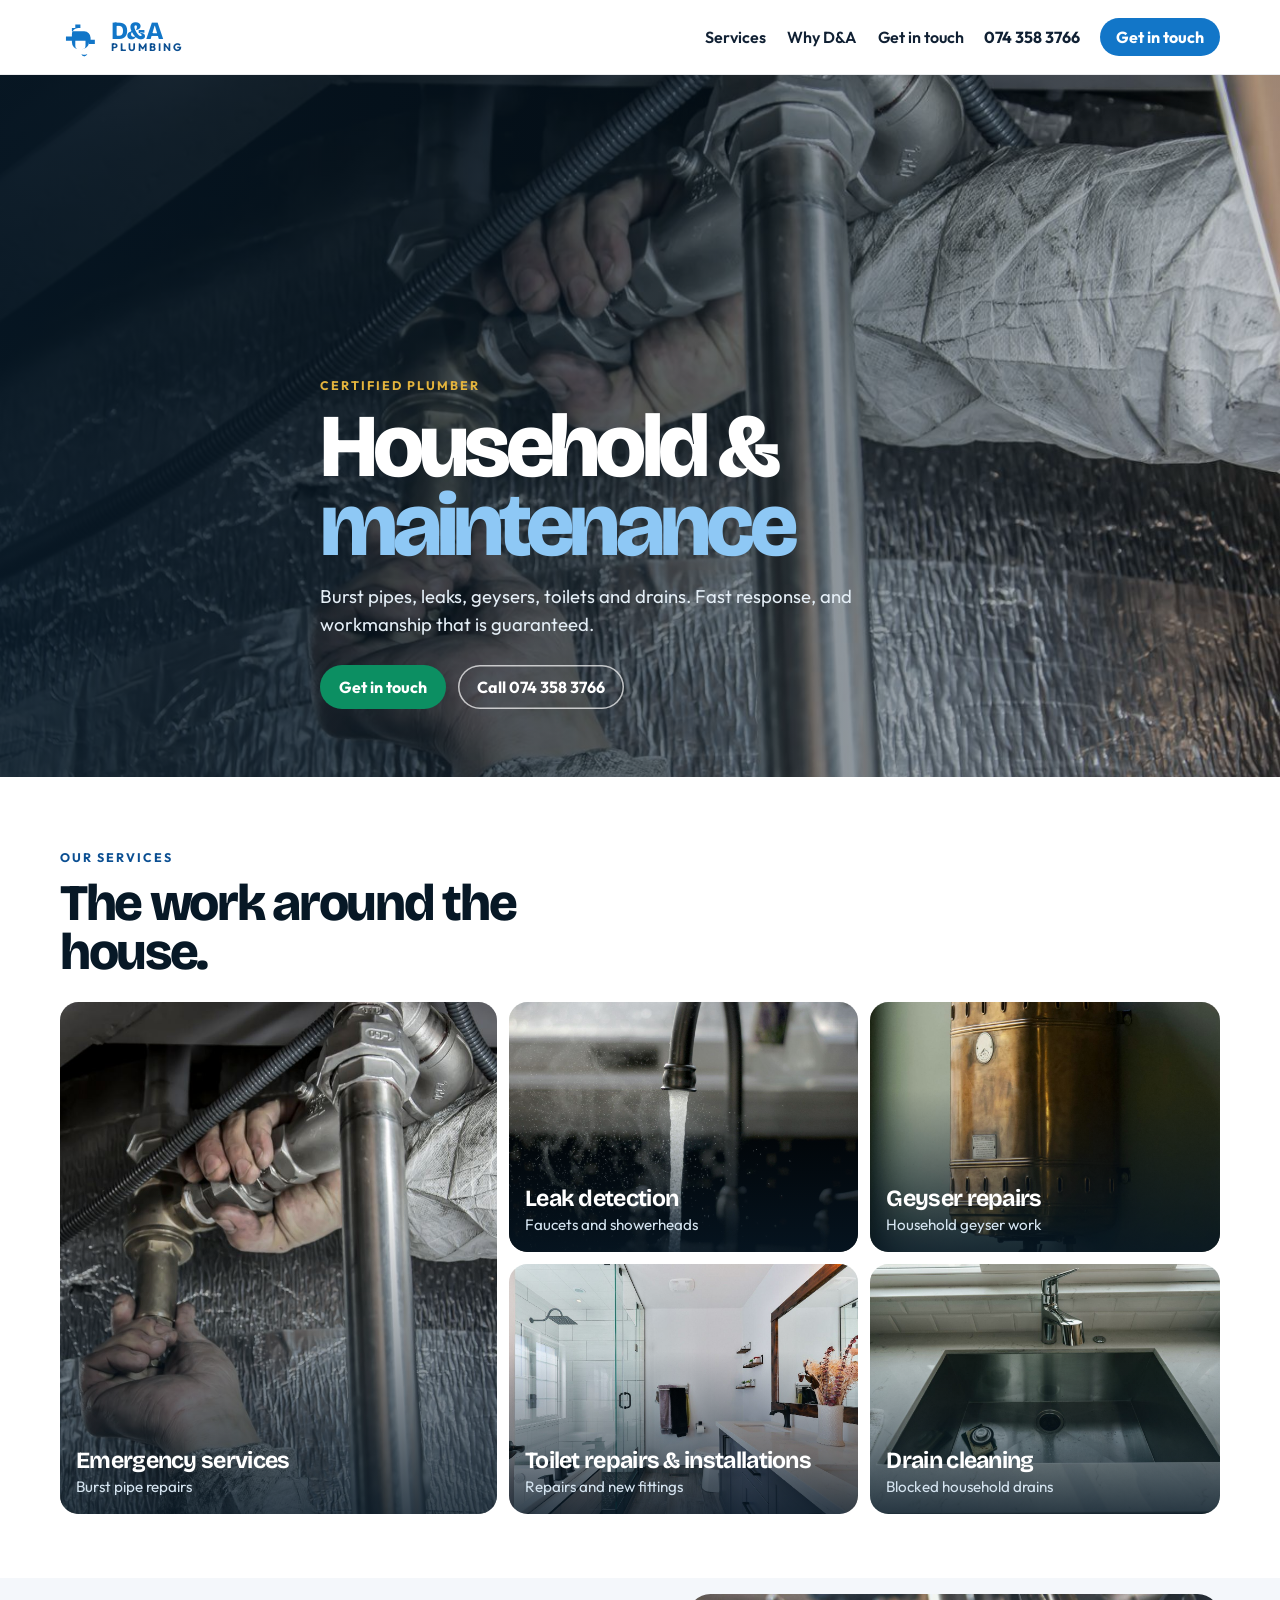
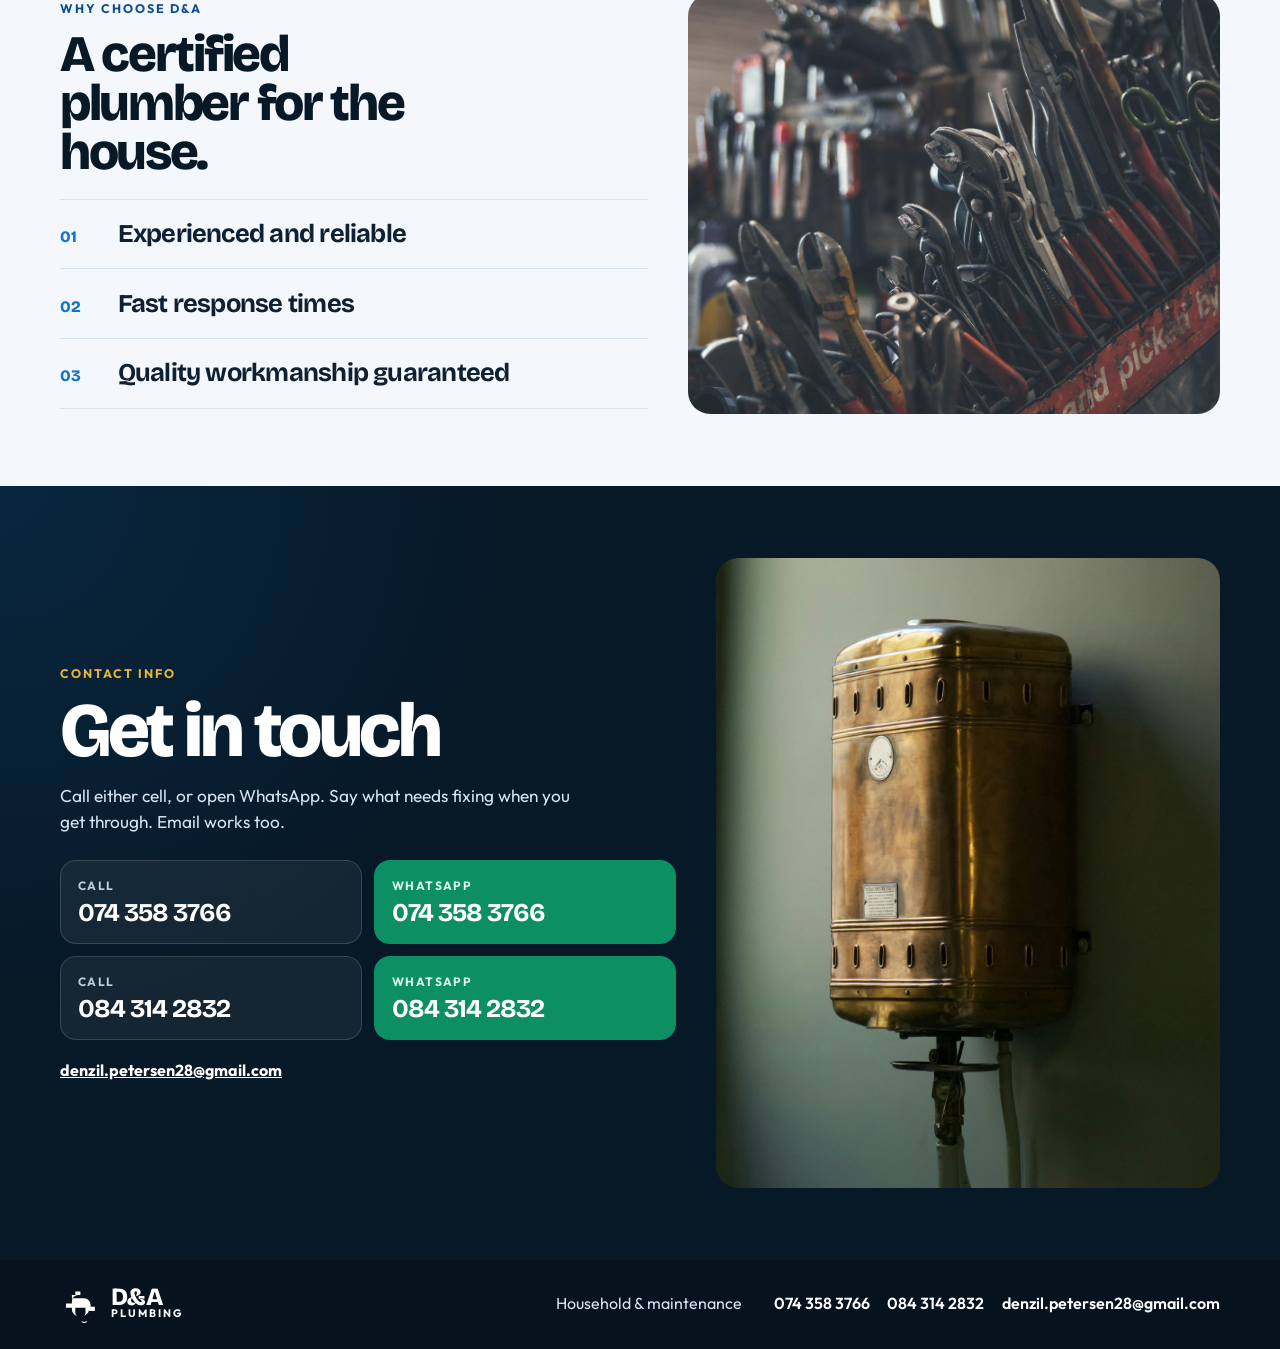
<file: index.html>
<!DOCTYPE html>
<html lang="en-ZA">
<head>
  <meta charset="utf-8">
  <meta name="viewport" content="width=device-width, initial-scale=1">
  <title>D&amp;A Plumbing | Household &amp; Maintenance</title>
  <meta name="description" content="D&amp;A Plumbing. Certified plumber for household maintenance: emergency burst pipe repairs, leak detection, geyser repairs, toilet repairs and installations, and drain cleaning. Call or WhatsApp 074 358 3766 or 084 314 2832.">
  <meta name="theme-color" content="#071826">
  <link rel="icon" href="favicon.svg" type="image/svg+xml">
  <link rel="preconnect" href="https://fonts.googleapis.com">
  <link rel="preconnect" href="https://fonts.gstatic.com" crossorigin>
  <link href="https://fonts.googleapis.com/css2?family=Bricolage+Grotesque:opsz,wght@12..96,520;12..96,700;12..96,800&family=Outfit:wght@400;500;600;700&display=swap" rel="stylesheet">
  <link rel="stylesheet" href="css/styles.css">
  <script type="application/ld+json">
  {
    "@context": "https://schema.org",
    "@type": "Plumber",
    "name": "D&A Plumbing",
    "description": "Household plumbing and maintenance. Emergency services, burst pipe repairs, leak detection, geyser repairs, toilet repairs and installations, and drain cleaning.",
    "email": "denzil.petersen28@gmail.com",
    "telephone": ["+27743583766", "+27843142832"],
    "areaServed": { "@type": "Country", "name": "South Africa" }
  }
  </script>
</head>
<body>
  <a class="skip" href="#content">Skip to content</a>

  <header class="header">
    <div class="wrap header-inner">
      <a class="brand" href="#content" aria-label="D&amp;A Plumbing, home">
        <svg class="brand-mark" viewBox="0 0 48 48" aria-hidden="true">
          <path fill="currentColor" d="M14 18h14.5a7.5 7.5 0 0 1 7.5 7.5V28h5v5h-7v-2.2A8 8 0 0 1 26 39h-4a8 8 0 0 1-8-8v-2H7v-5h7v-2.5A7.5 7.5 0 0 1 21.5 14H18v-4h6v4h-10zm4 11v6a4 4 0 0 0 4 4h4a4 4 0 0 0 4-4v-6H18zm7 16c1.2 2.2 3.6 2.6 3.6 2.6S31 47 32.2 45c-1.4.7-5.8.7-7.2 0z"/>
        </svg>
        <span class="brand-text">
          <span class="brand-name">D&amp;A</span>
          <span class="brand-trade">Plumbing</span>
        </span>
      </a>
      <nav class="nav" aria-label="Page">
        <a href="#services">Services</a>
        <a href="#why">Why D&amp;A</a>
        <a href="#contact">Get in touch</a>
      </nav>
      <a class="header-call" href="tel:+27743583766">074 358 3766</a>
      <a class="btn btn-small" href="#contact">Get in touch</a>
    </div>
  </header>

  <main id="content">
    <section class="hero">
      <img class="hero-photo" src="images/pipes.jpg" alt="" width="1400" height="933">
      <div class="wrap hero-copy">
        <p class="eyebrow">Certified plumber</p>
        <h1>Household &amp; <span>maintenance</span></h1>
        <p class="lead">Burst pipes, leaks, geysers, toilets and drains. Fast response, and workmanship that is guaranteed.</p>
        <div class="hero-actions">
          <a class="btn btn-whatsapp" href="#contact">Get in touch</a>
          <a class="btn btn-line" href="tel:+27743583766">Call 074 358 3766</a>
        </div>
      </div>
    </section>

    <section class="services" id="services" aria-labelledby="services-title">
      <div class="wrap">
        <div class="section-head">
          <p class="eyebrow">Our services</p>
          <h2 id="services-title">The work around the house.</h2>
        </div>
        <div class="shots">
          <a class="shot shot-tall" href="#contact">
            <img src="images/pipes.jpg" alt="Hands tightening a pipe fitting under a sink" width="1400" height="933">
            <span class="shot-label"><strong>Emergency services</strong><em>Burst pipe repairs</em></span>
          </a>
          <a class="shot" href="#contact">
            <img src="images/faucet.jpg" alt="Water running from a kitchen faucet" width="1400" height="933">
            <span class="shot-label"><strong>Leak detection</strong><em>Faucets and showerheads</em></span>
          </a>
          <a class="shot" href="#contact">
            <img src="images/geyser.jpg" alt="A household geyser fixed to a wall" width="1280" height="1600">
            <span class="shot-label"><strong>Geyser repairs</strong><em>Household geyser work</em></span>
          </a>
          <a class="shot" href="#contact">
            <img src="images/bathroom.jpg" alt="A bathroom with a shower, basin and toilet" width="1400" height="933">
            <span class="shot-label"><strong>Toilet repairs &amp; installations</strong><em>Repairs and new fittings</em></span>
          </a>
          <a class="shot" href="#contact">
            <img src="images/pipework.jpg" alt="A kitchen sink and its drain" width="1400" height="934">
            <span class="shot-label"><strong>Drain cleaning</strong><em>Blocked household drains</em></span>
          </a>
        </div>
      </div>
    </section>

    <section class="why" id="why" aria-labelledby="why-title">
      <div class="wrap why-grid">
        <div>
          <p class="eyebrow">Why choose D&amp;A</p>
          <h2 id="why-title">A certified plumber for the house.</h2>
          <ol class="why-list">
            <li><span>01</span><h3>Experienced and reliable</h3></li>
            <li><span>02</span><h3>Fast response times</h3></li>
            <li><span>03</span><h3>Quality workmanship guaranteed</h3></li>
          </ol>
        </div>
        <figure class="why-photo">
          <img src="images/tools.jpg" alt="Wrenches and pliers ready for a plumbing job" width="1400" height="933">
        </figure>
      </div>
    </section>

    <section class="contact" id="contact" aria-labelledby="contact-title">
      <div class="wrap contact-grid">
        <div>
          <p class="eyebrow">Contact info</p>
          <h2 id="contact-title">Get in touch</h2>
          <p class="contact-lead">Call either cell, or open WhatsApp. Say what needs fixing when you get through. Email works too.</p>
          <div class="touch-grid">
            <a class="touch" href="tel:+27743583766">
              <span>Call</span>
              <strong>074 358 3766</strong>
            </a>
            <a class="touch touch-wa" href="https://wa.me/27743583766" target="_blank" rel="noopener noreferrer">
              <span>WhatsApp</span>
              <strong>074 358 3766</strong>
            </a>
            <a class="touch" href="tel:+27843142832">
              <span>Call</span>
              <strong>084 314 2832</strong>
            </a>
            <a class="touch touch-wa" href="https://wa.me/27843142832" target="_blank" rel="noopener noreferrer">
              <span>WhatsApp</span>
              <strong>084 314 2832</strong>
            </a>
          </div>
          <a class="mail" href="mailto:denzil.petersen28@gmail.com">denzil.petersen28@gmail.com</a>
        </div>
        <figure class="contact-photo">
          <img src="images/geyser.jpg" alt="Household geyser with the pipework underneath" width="1280" height="1600">
        </figure>
      </div>
    </section>
  </main>

  <footer class="footer">
    <div class="wrap footer-inner">
      <a class="brand" href="#content" aria-label="D&amp;A Plumbing, home">
        <svg class="brand-mark" viewBox="0 0 48 48" aria-hidden="true">
          <path fill="currentColor" d="M14 18h14.5a7.5 7.5 0 0 1 7.5 7.5V28h5v5h-7v-2.2A8 8 0 0 1 26 39h-4a8 8 0 0 1-8-8v-2H7v-5h7v-2.5A7.5 7.5 0 0 1 21.5 14H18v-4h6v4h-10zm4 11v6a4 4 0 0 0 4 4h4a4 4 0 0 0 4-4v-6H18zm7 16c1.2 2.2 3.6 2.6 3.6 2.6S31 47 32.2 45c-1.4.7-5.8.7-7.2 0z"/>
        </svg>
        <span class="brand-text">
          <span class="brand-name">D&amp;A</span>
          <span class="brand-trade">Plumbing</span>
        </span>
      </a>
      <p>Household &amp; maintenance</p>
      <p class="footer-links">
        <a href="tel:+27743583766">074 358 3766</a>
        <a href="tel:+27843142832">084 314 2832</a>
        <a href="mailto:denzil.petersen28@gmail.com">denzil.petersen28@gmail.com</a>
      </p>
    </div>
  </footer>

  <div class="dock">
    <a href="tel:+27743583766">Call</a>
    <a class="dock-wa" href="https://wa.me/27743583766" target="_blank" rel="noopener noreferrer">WhatsApp</a>
  </div>
</body>
</html>
</file>
<file: css/styles.css>
:root {
  --ink: #102033;
  --muted: #4d6274;
  --blue: #1276c8;
  --blue-deep: #0b4f92;
  --navy: #071826;
  --paper: #f4f7fb;
  --line: #d7e3ee;
  --gold: #e4b43d;
  --whatsapp: #0c8f62;
  --display: "Bricolage Grotesque", "Segoe UI", sans-serif;
  --body: "Outfit", "Segoe UI", sans-serif;
  --wrap: 1160px;
  color-scheme: light;
}

*,
*::before,
*::after { box-sizing: border-box; }

html { scroll-behavior: smooth; }

body {
  margin: 0;
  font-family: var(--body);
  color: var(--ink);
  background: #fff;
  line-height: 1.5;
}

img { max-width: 100%; display: block; }

::selection { background: #c5e4fb; }

:focus-visible {
  outline: 3px solid var(--gold);
  outline-offset: 3px;
}

a { color: inherit; }

.skip {
  position: absolute;
  left: 1rem;
  top: -4rem;
  z-index: 80;
  background: var(--navy);
  color: #fff;
  padding: 0.6rem 0.9rem;
  border-radius: 0.5rem;
  text-decoration: none;
}

.skip:focus { top: 0.7rem; }

.wrap {
  width: min(var(--wrap), calc(100% - 2.75rem));
  margin-inline: auto;
}

.eyebrow {
  margin: 0 0 0.75rem;
  color: var(--blue-deep);
  font-size: 0.78rem;
  font-weight: 700;
  letter-spacing: 0.16em;
  text-transform: uppercase;
}

.header {
  position: sticky;
  top: 0;
  z-index: 40;
  background: rgba(255, 255, 255, 0.92);
  backdrop-filter: blur(16px);
  border-bottom: 1px solid rgba(16, 32, 51, 0.08);
}

.header-inner {
  min-height: 4.6rem;
  display: flex;
  align-items: center;
  gap: 1.25rem;
}

.brand {
  display: flex;
  align-items: center;
  gap: 0.65rem;
  text-decoration: none;
  margin-right: auto;
}

.brand-mark { width: 2.55rem; height: 2.55rem; color: var(--blue); flex: none; }

.brand-text { display: flex; flex-direction: column; line-height: 0.88; }

.brand-name {
  font-family: var(--display);
  font-weight: 800;
  font-size: 1.55rem;
  letter-spacing: -0.03em;
  color: var(--blue);
}

.brand-trade {
  font-size: 0.68rem;
  font-weight: 700;
  letter-spacing: 0.18em;
  text-transform: uppercase;
  color: var(--blue-deep);
}

.nav { display: flex; gap: 1.35rem; }

.nav a { text-decoration: none; font-weight: 600; }

.nav a:hover { color: var(--blue-deep); }

.header-call { text-decoration: none; font-weight: 700; }
.header-call:hover { color: var(--blue); }

.btn {
  display: inline-flex;
  align-items: center;
  justify-content: center;
  border: 0;
  border-radius: 999px;
  padding: 0.9rem 1.2rem;
  background: var(--blue);
  color: #fff;
  font: inherit;
  font-weight: 700;
  text-decoration: none;
  line-height: 1;
}

.btn:hover { background: var(--blue-deep); }
.btn-small { padding: 0.7rem 1rem; }

.btn-line {
  background: transparent;
  color: #fff;
  box-shadow: inset 0 0 0 1.5px rgba(255, 255, 255, 0.7);
}

.btn-line:hover { background: rgba(255, 255, 255, 0.12); }

.btn-whatsapp { background: var(--whatsapp); }
.btn-whatsapp:hover { background: #0a7350; }

.hero {
  position: relative;
  min-height: 78vh;
  display: flex;
  align-items: flex-end;
  color: #fff;
  overflow: hidden;
  background: var(--navy);
}

.hero-photo {
  position: absolute;
  inset: 0;
  width: 100%;
  height: 100%;
  object-fit: cover;
  object-position: center 40%;
}

.hero::after {
  content: "";
  position: absolute;
  inset: 0;
  background: linear-gradient(90deg, rgba(7, 24, 38, 0.88) 0%, rgba(7, 24, 38, 0.62) 46%, rgba(7, 24, 38, 0.18) 100%);
}

.hero-copy {
  position: relative;
  z-index: 1;
  padding: 5.5rem 0 4.2rem;
  max-width: 40rem;
}

.hero .eyebrow { color: var(--gold); }

.hero h1 {
  margin: 0;
  font-family: var(--display);
  font-size: clamp(3.4rem, 7vw, 6.4rem);
  font-weight: 800;
  line-height: 0.88;
  letter-spacing: -0.055em;
}

.hero h1 span { color: #8ec8f5; }

.lead {
  max-width: 34rem;
  margin: 1.1rem 0 0;
  font-size: 1.16rem;
  color: #e4eef6;
}

.hero-actions {
  display: flex;
  flex-wrap: wrap;
  gap: 0.7rem;
  margin-top: 1.6rem;
}

.services { padding: 4.5rem 0 4rem; }

.section-head { max-width: 36rem; margin-bottom: 1.6rem; }

.services h2,
.why h2,
.contact h2 {
  margin: 0;
  font-family: var(--display);
  font-weight: 800;
  letter-spacing: -0.045em;
  line-height: 0.95;
  color: var(--navy);
}

.services h2 { font-size: clamp(2.5rem, 4vw, 3.8rem); }

.shots {
  display: grid;
  grid-template-columns: 1.25fr 1fr 1fr;
  grid-template-rows: 250px 250px;
  gap: 0.75rem;
}

.shot {
  position: relative;
  display: block;
  overflow: hidden;
  border-radius: 1.15rem;
  text-decoration: none;
  color: #fff;
  min-height: 220px;
}

.shot img {
  width: 100%;
  height: 100%;
  object-fit: cover;
  transition: transform 0.5s ease;
}

.shot:hover img { transform: scale(1.05); }

.shot::after {
  content: "";
  position: absolute;
  inset: 0;
  background: linear-gradient(180deg, transparent 35%, rgba(7, 24, 38, 0.82) 100%);
}

.shot-tall { grid-row: 1 / span 2; }

.shot-label {
  position: absolute;
  left: 1rem;
  right: 1rem;
  bottom: 0.95rem;
  z-index: 1;
}

.shot-label strong {
  display: block;
  font-family: var(--display);
  font-size: 1.45rem;
  letter-spacing: -0.03em;
  line-height: 1;
}

.shot-label em {
  display: block;
  margin-top: 0.25rem;
  font-style: normal;
  color: #d5e4f0;
  font-size: 0.95rem;
}

.why {
  background: var(--paper);
  padding: 1rem 0 4.5rem;
}

.why-grid {
  display: grid;
  grid-template-columns: 1.05fr 0.95fr;
  gap: 2.5rem;
  align-items: center;
}

.why h2 { font-size: clamp(2.4rem, 4vw, 3.6rem); max-width: 12ch; }

.why-list {
  list-style: none;
  margin: 1.4rem 0 0;
  padding: 0;
}

.why-list li {
  display: grid;
  grid-template-columns: 3rem 1fr;
  gap: 0.6rem;
  align-items: baseline;
  padding: 0.95rem 0;
  border-top: 1px solid var(--line);
}

.why-list li:last-child { border-bottom: 1px solid var(--line); }

.why-list span {
  color: var(--blue);
  font-family: var(--display);
  font-weight: 800;
}

.why-list h3 {
  margin: 0;
  font-family: var(--display);
  font-size: clamp(1.45rem, 2vw, 1.9rem);
  letter-spacing: -0.03em;
}

.why-photo {
  margin: 0;
  border-radius: 1.4rem;
  overflow: hidden;
  min-height: 420px;
}

.why-photo img {
  width: 100%;
  height: 100%;
  min-height: 420px;
  object-fit: cover;
}

.contact {
  background:
    radial-gradient(circle at 0% 0%, rgba(18, 118, 200, 0.16), transparent 36%),
    var(--navy);
  color: #fff;
  padding: 4.5rem 0;
}

.contact .eyebrow { color: var(--gold); }

.contact h2 {
  color: #fff;
  font-size: clamp(3rem, 6vw, 5rem);
}

.contact-lead {
  max-width: 32rem;
  margin: 0.9rem 0 0;
  color: #d5e4f0;
  font-size: 1.08rem;
}

.contact-grid {
  display: grid;
  grid-template-columns: 1.1fr 0.9fr;
  gap: 2.5rem;
  align-items: center;
}

.touch-grid {
  display: grid;
  grid-template-columns: 1fr 1fr;
  gap: 0.75rem;
  margin-top: 1.6rem;
}

.touch {
  display: flex;
  flex-direction: column;
  gap: 0.3rem;
  text-decoration: none;
  background: rgba(255, 255, 255, 0.06);
  border: 1px solid rgba(255, 255, 255, 0.14);
  border-radius: 1rem;
  padding: 1rem 1.05rem 1.1rem;
}

.touch:hover { background: rgba(255, 255, 255, 0.12); }

.touch span {
  font-size: 0.75rem;
  font-weight: 700;
  letter-spacing: 0.12em;
  text-transform: uppercase;
  color: #b9cfe2;
}

.touch strong {
  font-family: var(--display);
  font-size: clamp(1.45rem, 2vw, 1.9rem);
  letter-spacing: -0.04em;
  line-height: 1;
}

.touch-wa { background: #0c8f62; border-color: transparent; }
.touch-wa:hover { background: #0a7350; }
.touch-wa span { color: #d8ffef; }

.mail {
  display: inline-block;
  margin-top: 1.1rem;
  color: #fff;
  font-weight: 700;
  overflow-wrap: anywhere;
}

.mail:hover { color: var(--gold); }

.contact-photo {
  margin: 0;
  border-radius: 1.4rem;
  overflow: hidden;
  min-height: 460px;
}

.contact-photo img {
  width: 100%;
  height: 100%;
  min-height: 460px;
  object-fit: cover;
  object-position: center 20%;
}

.footer {
  background: #06131f;
  color: #d5e4f0;
  padding: 1.4rem 0 1.6rem;
}

.footer-inner {
  display: flex;
  align-items: center;
  gap: 1rem 2rem;
  flex-wrap: wrap;
}

.footer .brand-name,
.footer .brand-trade,
.footer .brand-mark { color: #fff; }

.footer p { margin: 0; }

.footer-links {
  margin-left: auto;
  display: flex;
  flex-wrap: wrap;
  gap: 0.75rem 1.1rem;
}

.footer a { color: #fff; font-weight: 600; text-decoration: none; }
.footer a:hover { color: var(--gold); }

.dock { display: none; }

#content, section[id] { scroll-margin-top: 5.2rem; }

@media (max-width: 980px) {
  .header-call { display: none; }
  .shots { grid-template-columns: 1fr 1fr; grid-template-rows: 280px 220px 220px; }
  .shot-tall { grid-row: auto; grid-column: 1 / -1; min-height: 280px; }
  .why-grid, .contact-grid { grid-template-columns: 1fr; }
  .why-photo, .why-photo img, .contact-photo, .contact-photo img { min-height: 280px; }
}

@media (max-width: 720px) {
  .header-inner { flex-wrap: wrap; padding: 0.7rem 0; }
  .nav { order: 3; width: 100%; justify-content: space-between; }
  .header .btn-small { margin-left: auto; }
  .hero { min-height: 88vh; }
  .hero::after { background: linear-gradient(180deg, rgba(7, 24, 38, 0.25) 0%, rgba(7, 24, 38, 0.88) 70%); }
  .shots { grid-template-columns: 1fr; grid-template-rows: none; }
  .shot, .shot-tall { min-height: 240px; }
  .touch-grid { grid-template-columns: 1fr; }
  .footer-links { margin-left: 0; }
  body { padding-bottom: 4.2rem; }
  .dock {
    position: fixed;
    inset: auto 0 0 0;
    z-index: 50;
    display: grid;
    grid-template-columns: 1fr 1fr;
    background: #fff;
    border-top: 1px solid var(--line);
  }
  .dock a {
    text-align: center;
    text-decoration: none;
    font-weight: 700;
    padding: 0.95rem 0.4rem;
    color: var(--navy);
  }
  .dock-wa { background: var(--whatsapp); color: #fff; }
}

@media (prefers-reduced-motion: reduce) {
  html { scroll-behavior: auto; }
  .shot img { transition: none; }
}
</file>
